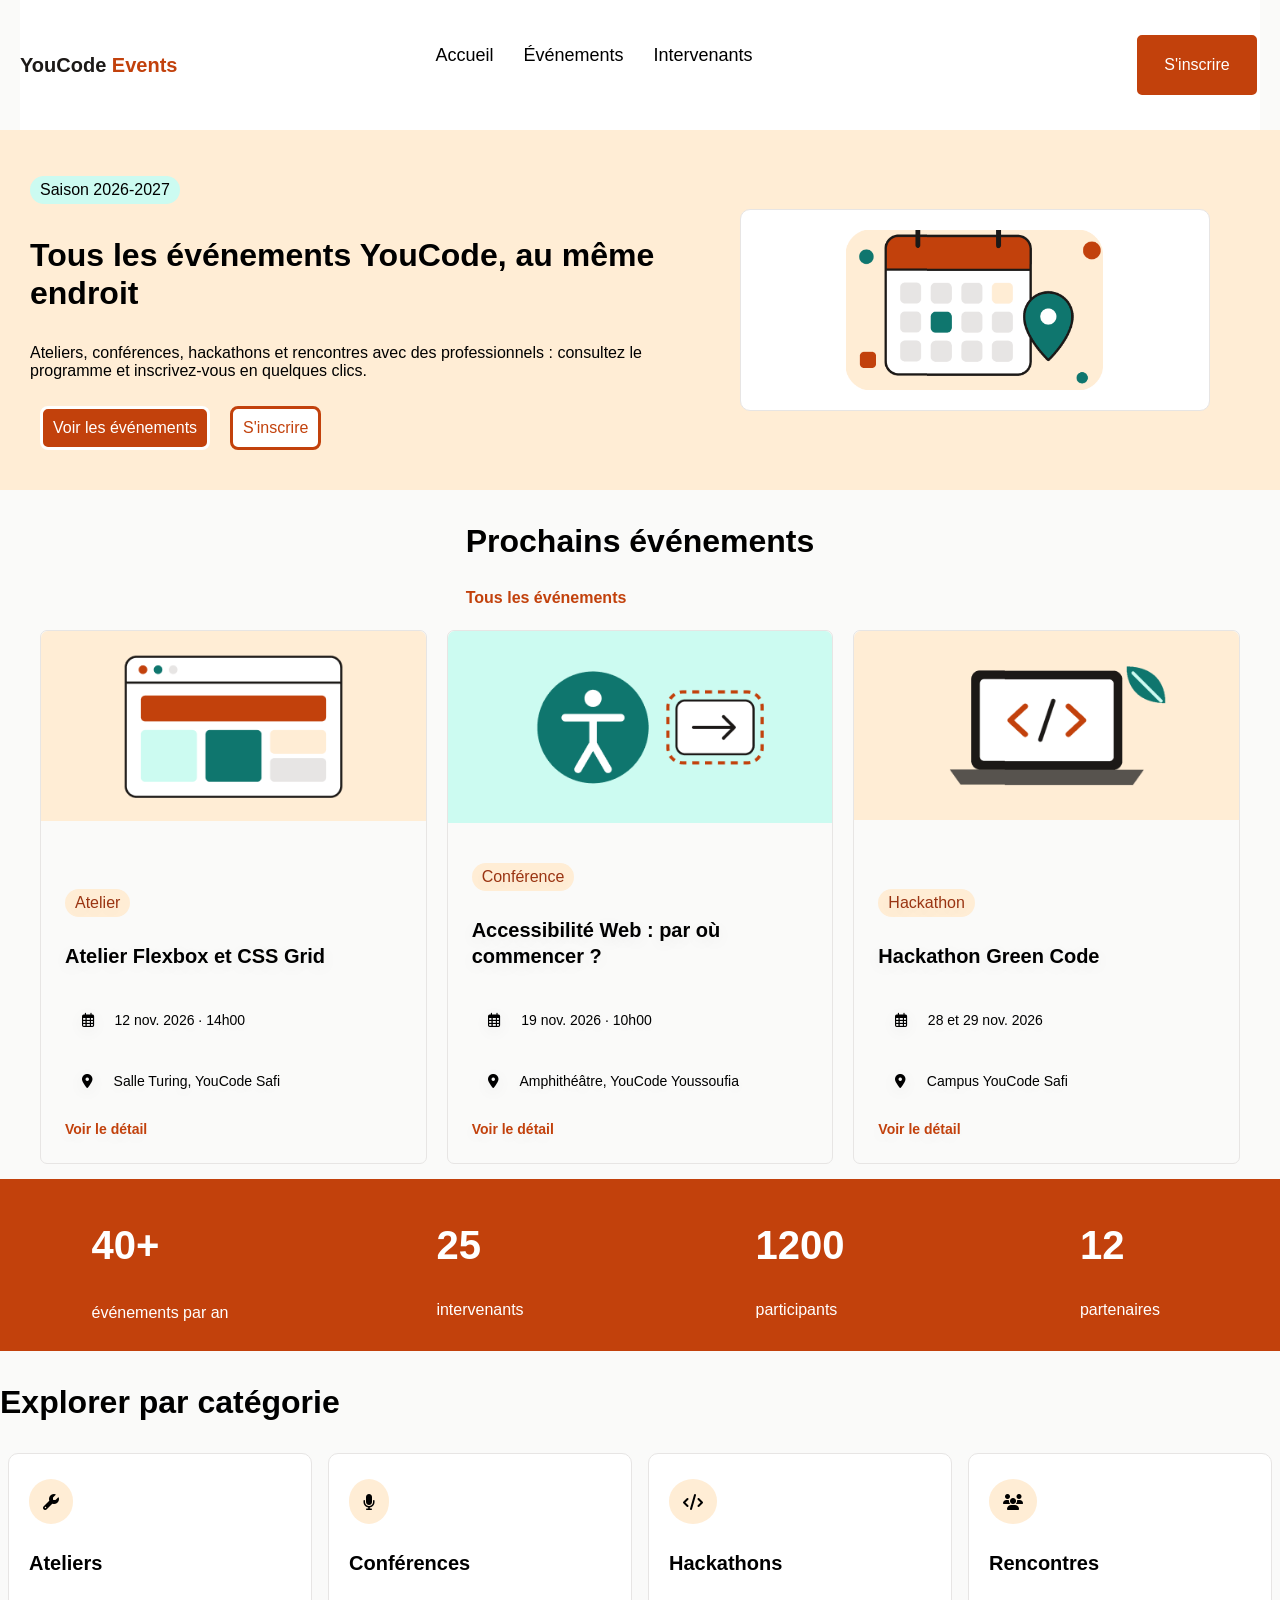
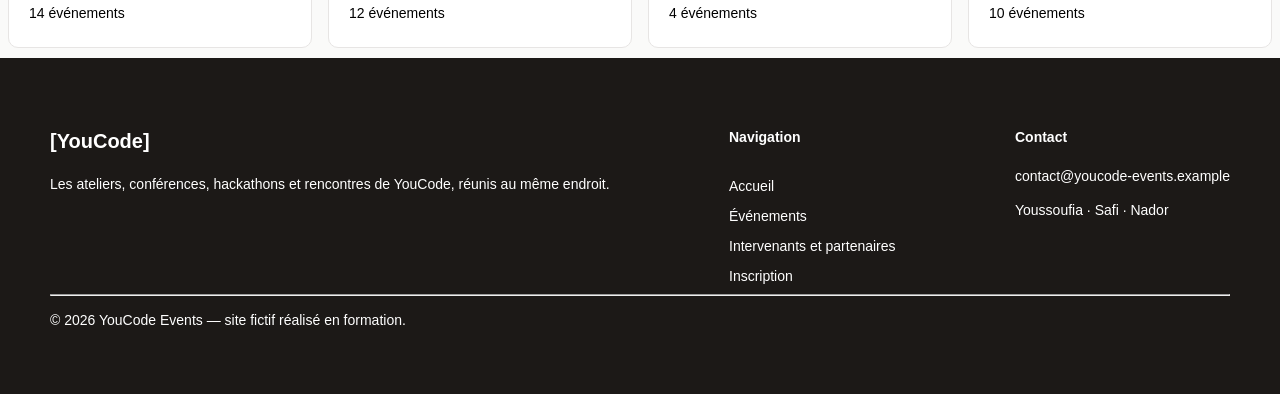
<file: index.html>
<!DOCTYPE html>
<html lang="fr">
<head>
    <meta charset="UTF-8">
    <title>Accueil</title>
    
    <link rel="stylesheet" href="https://cdnjs.cloudflare.com/ajax/libs/font-awesome/6.7.2/css/all.min.css">

    <!-- <link rel="stylesheet" href="css/style.css"> -->
    <!-- <link rel="stylesheet" href="css/nav_bar.css"> -->
    <!-- <link rel="stylesheet" href="css/index.css">
    <link rel="stylesheet" href="css/navbar.css">
    <link rel="stylesheet" href="css/footer.css">
    <link rel="stylesheet" href="css/responsive.css"> -->
    <link rel="stylesheet" href="css/import.css">

</head>
<body>

    <!-- Header & Nav -->
    <header class="bg_surface">
        <h3 class="heading_h3 text_primary">YouCode <span class="heading_h3 color_primary">Events</span></h3>

        <nav id ="nav_links">    
            <ul >
                <li><a href="index.html">Accueil</a></li>
                <li><a href="evenements.html">Événements</a></li>
                <li><a href="intervenants.html">Intervenants</a></li>
                <li class="ins_button"><a href="inscription.html" class="button_nav_respan inscrition_list_button btn button_primary text_on_dark">S'inscrire</a></li>
            </ul>
        </nav>
        <a href="inscription.html" class=" button_nav_respan btn button_primary text_on_dark">S'inscrire</a>
        <button id="menu_btn" >&#9776;</button>
    </header>

    <!-- Hero Section -->
    <section class="hero bg_primary_soft" >
        <article>
            <p class="badge badge-secondary-soft">Saison 2026-2027</p>
            <h1 class="heading_h2">Tous les événements YouCode, au même endroit</h1>
            <p class="">Ateliers, conférences, hackathons et rencontres avec des professionnels : consultez le programme et inscrivez-vous en quelques clics.</p>
            <div>
                <a href="#" class="a_style btn button_primary">Voir les événements</a>
                <a href="#" class="a_style btn button_outline">S'inscrire</a>
            </div>
            
        </article>
        <figure class="bg_surface border_default">
              <img src="assets/images/calendrier.png" alt="Campus Image">
          </figure>
    </section>

    <!-- Section: Actions (3 Cards) -->
    <section class="main-actions">
        <div>
            <h2 class="heading_h2">Prochains événements</h2>
            <a href="#" class="label_base a_style color_primary">Tous les événements </a>
        </div>
        <div class="evenements">
            <article class="card_event">
                <img src="assets/images/browser.png" alt="Event" class="img_card_event">
                <div class="content_card_event">
                    <p class="badge badge-primary-soft">Atelier</p>
                    <h4 class="heading_h3">Atelier Flexbox et CSS Grid</h4>
                    <p class="body_sm"><i class="fa-regular fa-calendar-days"></i> 12 nov. 2026 · 14h00</p>
                    <p class="body_sm"><i class="fa-solid fa-location-dot"></i> Salle Turing, YouCode Safi</p>
                    <a href="#" class="label_sm a_style color_primary">Voir le détail</a>   
                </div>
                
            </article>
            <article class="card_event">
                <img src="assets/images/accessibilité.png" alt="Event" class="img_card_event">
                <div class="content_card_event">
                    <p class="badge badge-primary-soft">Conférence</p>
                    <h4 class="heading_h3">Accessibilité Web : par où commencer ?</h4>
                    <p class="body_sm"><i class="fa-regular fa-calendar-days"></i> 19 nov. 2026 · 10h00</p>
                    <p class="body_sm"><i class="fa-solid fa-location-dot"></i> Amphithéâtre, YouCode Youssoufia</p>
                    <a href="#" class="label_sm a_style color_primary">Voir le détail</a>    
                </div>
                
            </article>
            <article class="card_event">
                <img src="assets/images/hackaton.png" alt="Event" class="img_card_event">
                <div class="content_card_event">
                    <p class="badge badge-primary-soft">Hackathon</p>
                    <h4 class="heading_h3">Hackathon Green Code</h4>
                    <p class="body_sm"><i class="fa-regular fa-calendar-days"></i> 28 et 29 nov. 2026</p>
                    <p class="body_sm"><i class="fa-solid fa-location-dot"></i> Campus YouCode Safi</p>
                    <a href="#" class="label_sm a_style color_primary">Voir le détail</a>    
                </div>
            </article>    
        </div>
        
    </section>

    <section class="stats bg_primary">
        <article class="stat">
            <h2 class="heading_h1">40+</h2>
            <p class="body-base">événements par an</p>
        </article>
        <article class="stat">
            <h2 class="heading_h1">25</h2>
            <p class="body_base">intervenants</p>
        </article>
        <article class="stat">
            <h2 class="heading_h1">1200</h2>
            <p class="body_base">participants</p>
        </article>
        <article class="stat">
            <h2 class="heading_h1">12</h2>
            <p class="body_base">partenaires</p>
        </article>
    </section>

    <section >
        <h3 class="heading_h2">Explorer par catégorie</h3>
        <div class="catégories">

            <article class="bg_surface border_default card_catégorie">
                <div class=""><i class="fa-solid fa-wrench bg_primary_soft bg_primary_soft"></i></div>
                <h4 class="heading_h3">Ateliers</h4>
                <p class="body_sm">14 événements</p>
            </article>
            <article class="bg_surface border_default card_catégorie">
                <div class=""><i class="fa-solid fa-microphone bg_primary_soft"><!-- Icon --></i></div>
                <h4 class="heading_h3">Conférences</h4>
                <p class="body_sm">12 événements</p>
            </article>
            <article class="bg_surface border_default card_catégorie">
                <div class=""><i class="fa-solid fa-code bg_primary_soft"><!-- Icon --></i></div>
                <h4 class="heading_h3">Hackathons</h4>
                <p class="body_sm">4 événements</p>
            </article>
            <article class="bg_surface border_default card_catégorie">
                <div class=""><i class="fa-solid fa-users bg_primary_soft"><!-- Icon --></i></div>
                <h4 class="heading_h3">Rencontres</h4>
                <p class="body_sm">10 événements</p>
            </article>
        </div>
        </section>

    <!-- Footer -->
    <footer class="bg_inverse text_on_dark">
        <div class="footer-content">
            <div>
                <h3 class="heading_h3">[YouCode]</h3>
                <p class="body_sm">Les ateliers, conférences, hackathons et rencontres de YouCode, réunis au même endroit.</p>
            </div>
            <div class="footer_liens">
                <h4 class="label_sm">Navigation</h4>
                <a href="index.html" class="body_sm a_style text_on_dark">Accueil</a>
                <a href="evenements.html" class="body_sm a_style text_on_dark">Événements</a>
                <a href="intervenants.html" class="body_sm a_style text_on_dark">Intervenants et partenaires</a>
                <a href="inscription.html" class="body_sm a_style text_on_dark">Inscription</a>
            </div>
            <div>
                <h4 class="label_sm">Contact</h4>
                <p class="body_sm">contact@youcode-events.example</p>
                <p class="body_sm">Youssoufia · Safi · Nador</p>
            </div>
        </div>
            <hr>
            <div>
                <p class="body_sm">© 2026 YouCode Events — site fictif réalisé en formation.</p>
            </div>
    </footer>
    <script >
        const menuBtn = document.getElementById('menu_btn');
        const navLinks = document.getElementById('nav_links');
        const link = document.getElementById('nav_links a');

        menuBtn.addEventListener('click', () => {
            navLinks.classList.toggle('active');
        });
        navLinks.forEach(link => {
            link.addEventListener('click', () => {
                navLinks.classList.remove('active');
            });
        });
    </script>
</body>
</html>
</file>
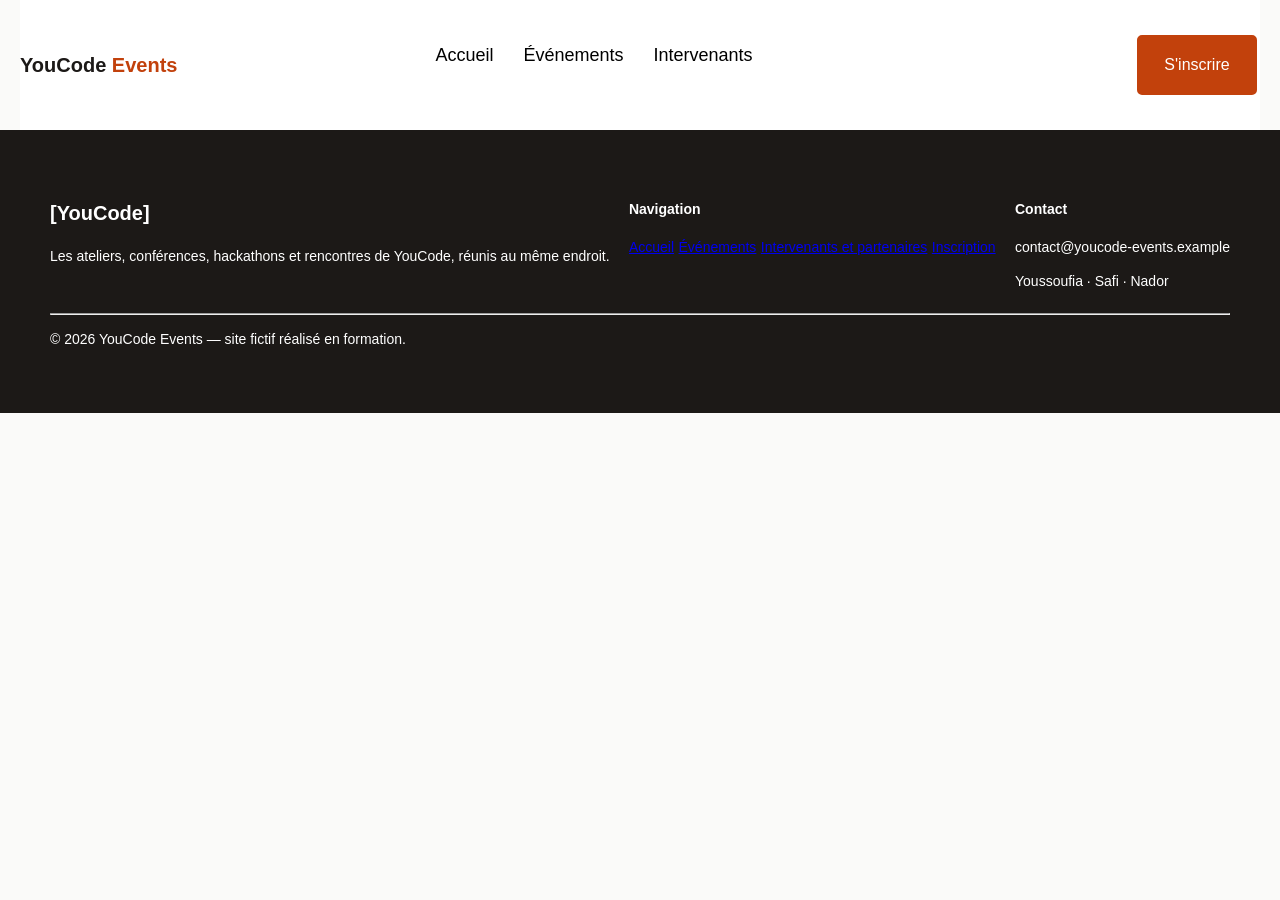
<file: evenement-detail.html>
<!DOCTYPE html>
<html lang="en">

<head>
    <meta charset="UTF-8">
    <meta name="viewport" content="width=device-width, initial-scale=1.0">
    <title>Document</title>
    <!-- <link rel="stylesheet" href="css/style.css">
    <link rel="stylesheet" href="css/footer.css"> -->
    <link rel="stylesheet" href="css/import.css">

</head>

<body>
    <header class="bg_surface">
        <h3 class="heading_h3 text_primary">YouCode <span class="heading_h3 color_primary">Events</span></h3>

        <nav id="nav_links">
            <ul>
                <li><a href="index.html">Accueil</a></li>
                <li><a href="evenements.html">Événements</a></li>
                <li><a href="intervenants.html">Intervenants</a></li>
                <li class="ins_button"><a href="inscription.html"
                        class="button_nav_respan inscrition_list_button btn button_primary text_on_dark">S'inscrire</a>
                </li>
            </ul>
        </nav>
        <a href="inscription.html" class=" button_nav_respan btn button_primary text_on_dark">S'inscrire</a>
        <button id="menu_btn">&#9776;</button>
    </header>






    <footer class="bg_inverse text_on_dark">
        <div class="footer-content">
            <div>
                <h3 class="heading_h3">[YouCode]</h3>
                <p class="body_sm">Les ateliers, conférences, hackathons et rencontres de YouCode, réunis au même
                    endroit.</p>
            </div>
            <div>
                <h4 class="label_sm ">Navigation</h4>
                <a class="body_sm" href="index.html">Accueil</a>
                <a class="body_sm" href="evenements.html">Événements</a>
                <a class="body_sm" href="intervenants.html">Intervenants et partenaires</a>
                <a class="body_sm" href="inscription.html">Inscription</a>
            </div>
            <div>
                <h4 class="label_sm ">Contact</h4>
                <p class="body_sm">contact@youcode-events.example</p>
                <p class="body_sm">Youssoufia · Safi · Nador</p>
            </div>
        </div>
        <hr>
        <div>
            <p class="body_sm">© 2026 YouCode Events — site fictif réalisé en formation.</p>
        </div>
    </footer>
</body>

</html>
</file>
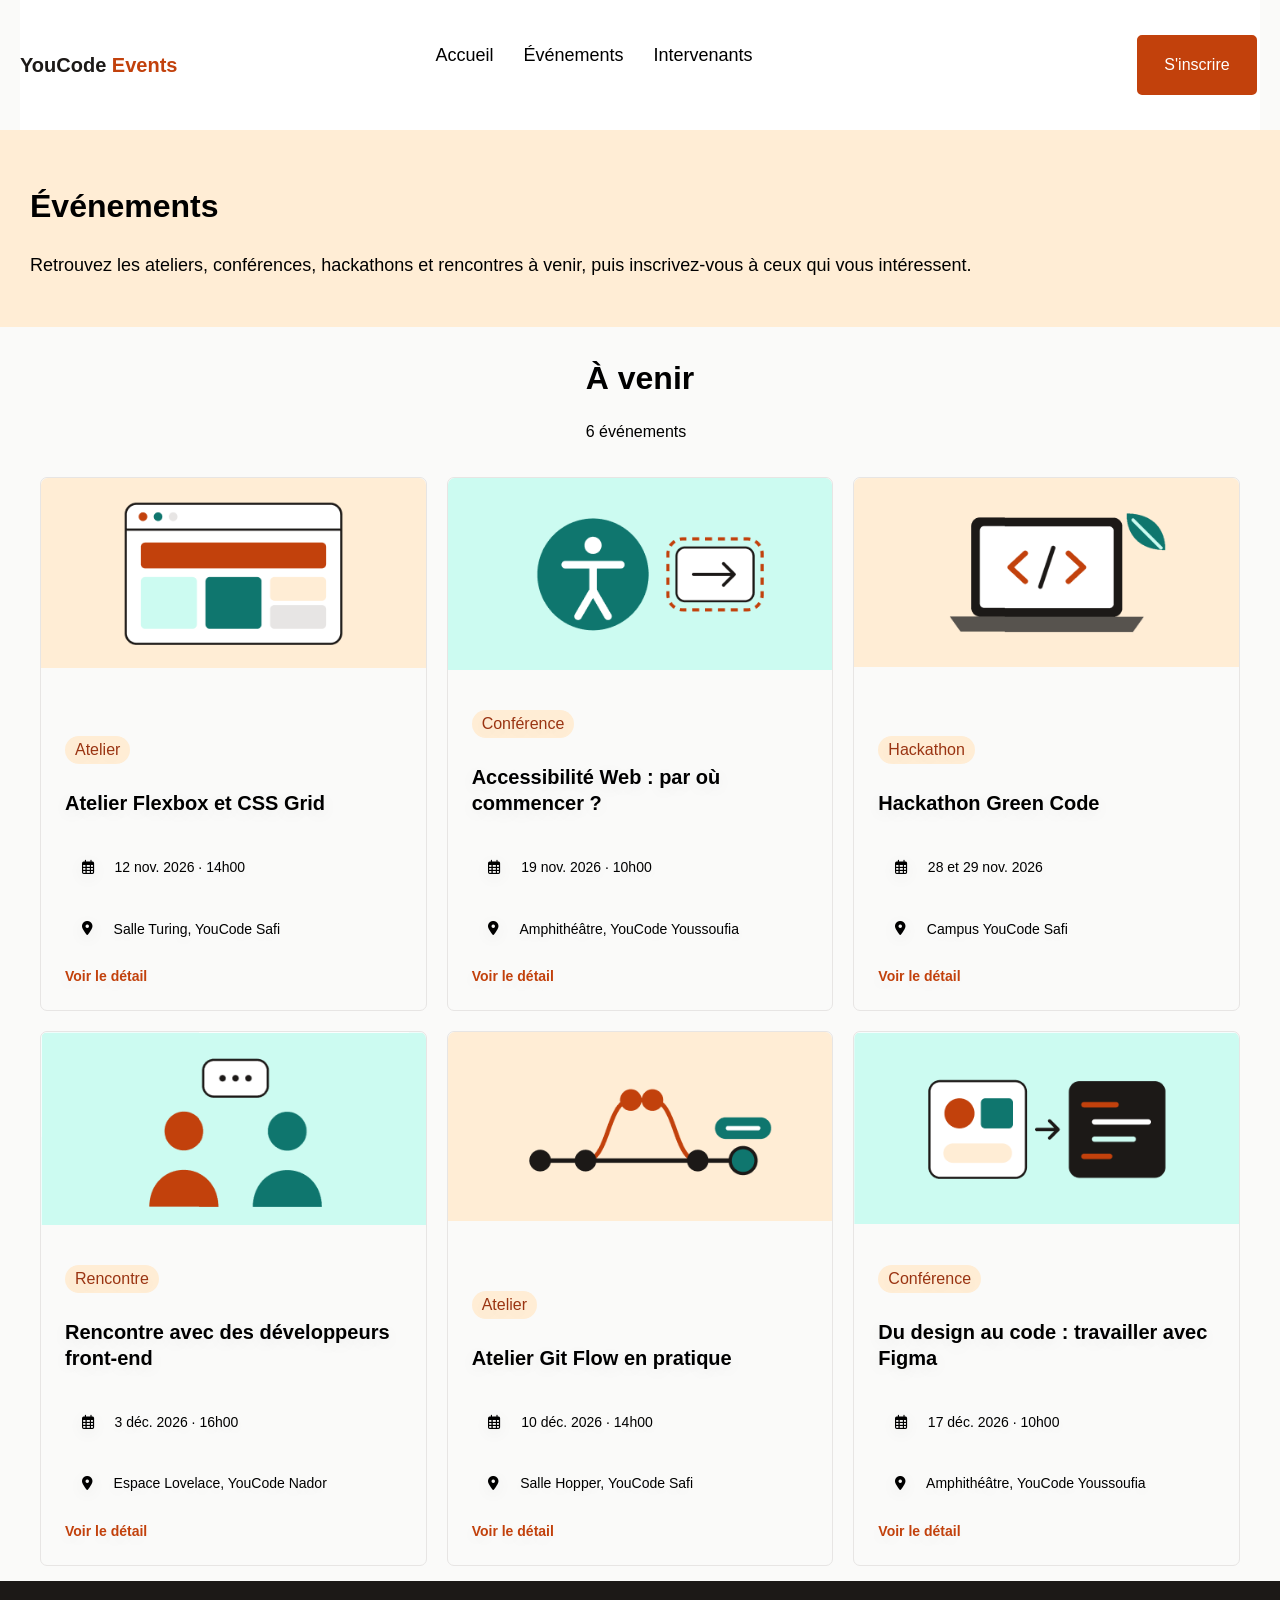
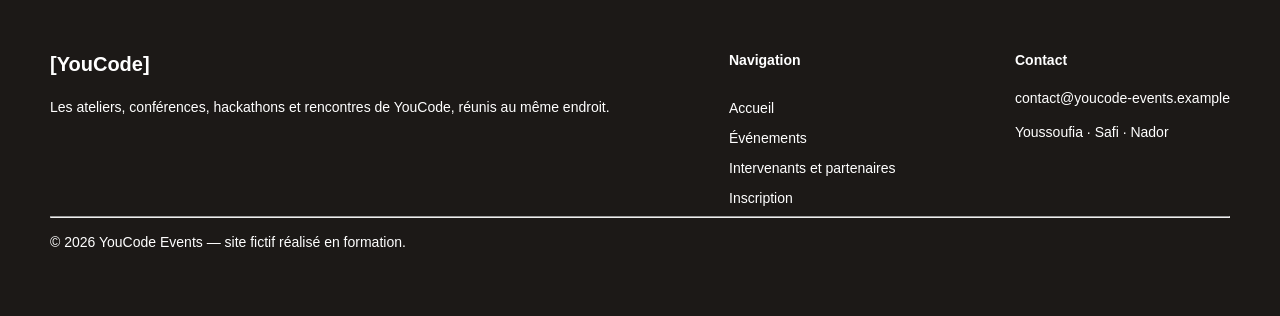
<file: evenements.html>
<!DOCTYPE html>
<html lang="fr">

<head>
    <meta charset="UTF-8">
    <title>evenements</title>
    <link rel="stylesheet" href="https://cdnjs.cloudflare.com/ajax/libs/font-awesome/6.7.2/css/all.min.css">

    <!-- <link rel="stylesheet" href="css/style.css">
    <link rel="stylesheet" href="css/footer.css">
    <link rel="stylesheet" href="css/navbar.css">
    <link rel="stylesheet" href="css/index.css">
    <link rel="stylesheet" href="css/responsive.css"> -->
    
    <link rel="stylesheet" href="css/import.css">



    
</head>

<body>

    <header class=" bg_surface">
        <h3 class="heading_h3 text_primary">YouCode <span class=" color_primary">Events</span></h3>

        <nav id ="nav_links">    
            <ul >
                <li><a href="index.html">Accueil</a></li>
                <li><a href="evenements.html">Événements</a></li>
                <li><a href="intervenants.html">Intervenants</a></li>
                <li class="ins_button"><a href="inscription.html" class="button_nav_respan inscrition_list_button btn button_primary text_on_dark">S'inscrire</a></li>
            </ul>
        </nav>
        <a href="inscription.html" class=" button_nav_respan btn button_primary text_on_dark">S'inscrire</a>
        <button id="menu_btn" >&#9776;</button>
    </header>

    <section class="hero_event_inter bg_primary_soft">
        <h2 class="heading_h2">Événements</h2>
        <p class="body_lg">Retrouvez les ateliers, conférences, hackathons et rencontres à venir, puis inscrivez-vous à ceux qui vous
            intéressent.</p>
    </section>

    <section class="main-actions">
        <div>
            <h2 class="heading_h2">À venir</h2>
            <p >6 événements</p>
        </div>
        <div class="evenements">
            <article class="card_event">
                <img src="assets/images/browser.png" alt="Event" class="img_card_event">
                <div class="content_card_event">
                    <p class="badge badge-primary-soft">Atelier</p>
                    <h4 class="heading_h3">Atelier Flexbox et CSS Grid</h4>
                    <p class="body_sm"><i class="fa-regular fa-calendar-days"></i> 12 nov. 2026 · 14h00</p>
                    <p class="body_sm"><i class="fa-solid fa-location-dot"></i> Salle Turing, YouCode Safi</p>
                    <a href="#" class="label_sm a_style color_primary">Voir le détail</a>   
                </div>
                
            </article>
            <article class="card_event">
                <img src="assets/images/accessibilité.png" alt="Event" class="img_card_event">
                <div class="content_card_event">
                    <p class="badge badge-primary-soft">Conférence</p>
                    <h4 class="heading_h3">Accessibilité Web : par où commencer ?</h4>
                    <p class="body_sm"><i class="fa-regular fa-calendar-days"></i> 19 nov. 2026 · 10h00</p>
                    <p class="body_sm"><i class="fa-solid fa-location-dot"></i> Amphithéâtre, YouCode Youssoufia</p>
                    <a href="#" class="label_sm a_style color_primary">Voir le détail</a>    
                </div>
                
            </article>
            <article class="card_event">
                <img src="assets/images/hackaton.png" alt="Event" class="img_card_event">
                <div class="content_card_event">
                    <p class="badge badge-primary-soft">Hackathon</p>
                    <h4 class="heading_h3">Hackathon Green Code</h4>
                    <p class="body_sm"><i class="fa-regular fa-calendar-days"></i> 28 et 29 nov. 2026</p>
                    <p class="body_sm"><i class="fa-solid fa-location-dot"></i> Campus YouCode Safi</p>
                    <a href="#" class="label_sm a_style color_primary">Voir le détail</a>    
                </div>
            </article>    
            <article class="card_event">
                <img src="assets/images/networking.png" alt="Event" class="img_card_event">
                <div class="content_card_event">
                    <p class="badge badge-primary-soft">Rencontre</p>
                    <h4 class="heading_h3">Rencontre avec des développeurs front-end</h4>
                    <p class="body_sm"><i class="fa-regular fa-calendar-days"></i> 3 déc. 2026 · 16h00</p>
                    <p class="body_sm"><i class="fa-solid fa-location-dot"></i> Espace Lovelace, YouCode Nador</p>
                    <a href="#" class="label_sm a_style color_primary">Voir le détail</a>    
                </div>
            </article>    
            <article class="card_event">
                <img src="assets/images/git_flow.png" alt="Event" class="img_card_event">
                <div class="content_card_event">
                    <p class="badge badge-primary-soft">Atelier</p>
                    <h4 class="heading_h3">Atelier Git Flow en pratique</h4>
                    <p class="body_sm"><i class="fa-regular fa-calendar-days"></i> 10 déc. 2026 · 14h00</p>
                    <p class="body_sm"><i class="fa-solid fa-location-dot"></i> Salle Hopper, YouCode Safi</p>
                    <a href="#" class="label_sm a_style color_primary">Voir le détail</a>    
                </div>
            </article>    
            <article class="card_event">
                <img src="assets/images/design.png" alt="Event" class="img_card_event">
                <div class="content_card_event">
                    <p class="badge badge-primary-soft">Conférence</p>
                    <h4 class="heading_h3">Du design au code : travailler avec Figma</h4>
                    <p class="body_sm"><i class="fa-regular fa-calendar-days"></i> 17 déc. 2026 · 10h00</p>
                    <p class="body_sm"><i class="fa-solid fa-location-dot"></i> Amphithéâtre, YouCode Youssoufia</p>
                    <a href="#" class="label_sm a_style color_primary">Voir le détail</a>    
                </div>
            </article>    
        </div>

    </section>

    <footer class="bg_inverse text_on_dark">
        <div class="footer-content">
            <div>
                <h3 class="heading_h3">[YouCode]</h3>
                <p class="body_sm">Les ateliers, conférences, hackathons et rencontres de YouCode, réunis au même endroit.</p>
            </div>
            <div class="footer_liens">
                <h4 class="label_sm">Navigation</h4>
                <a href="index.html" class="body_sm a_style text_on_dark">Accueil</a>
                <a href="evenements.html" class="body_sm a_style text_on_dark">Événements</a>
                <a href="intervenants.html" class="body_sm a_style text_on_dark">Intervenants et partenaires</a>
                <a href="inscription.html" class="body_sm a_style text_on_dark">Inscription</a>
            </div>
            <div>
                <h4 class="label_sm">Contact</h4>
                <p class="body_sm">contact@youcode-events.example</p>
                <p class="body_sm">Youssoufia · Safi · Nador</p>
            </div>
        </div>
            <hr>
            <div>
                <p class="body_sm">© 2026 YouCode Events — site fictif réalisé en formation.</p>
            </div>
    </footer>
    <script>
        const menuBtn = document.getElementById('menu_btn');
        const navLinks = document.getElementById('nav_links');
        const link = document.getElementById('nav_links a');

        menuBtn.addEventListener('click', () => {
            navLinks.classList.toggle('active');
        });
        navLinks.forEach(link => {
            link.addEventListener('click', () => {
                navLinks.classList.remove('active');
            });
        });
    </script>

</body>

</html>
</file>
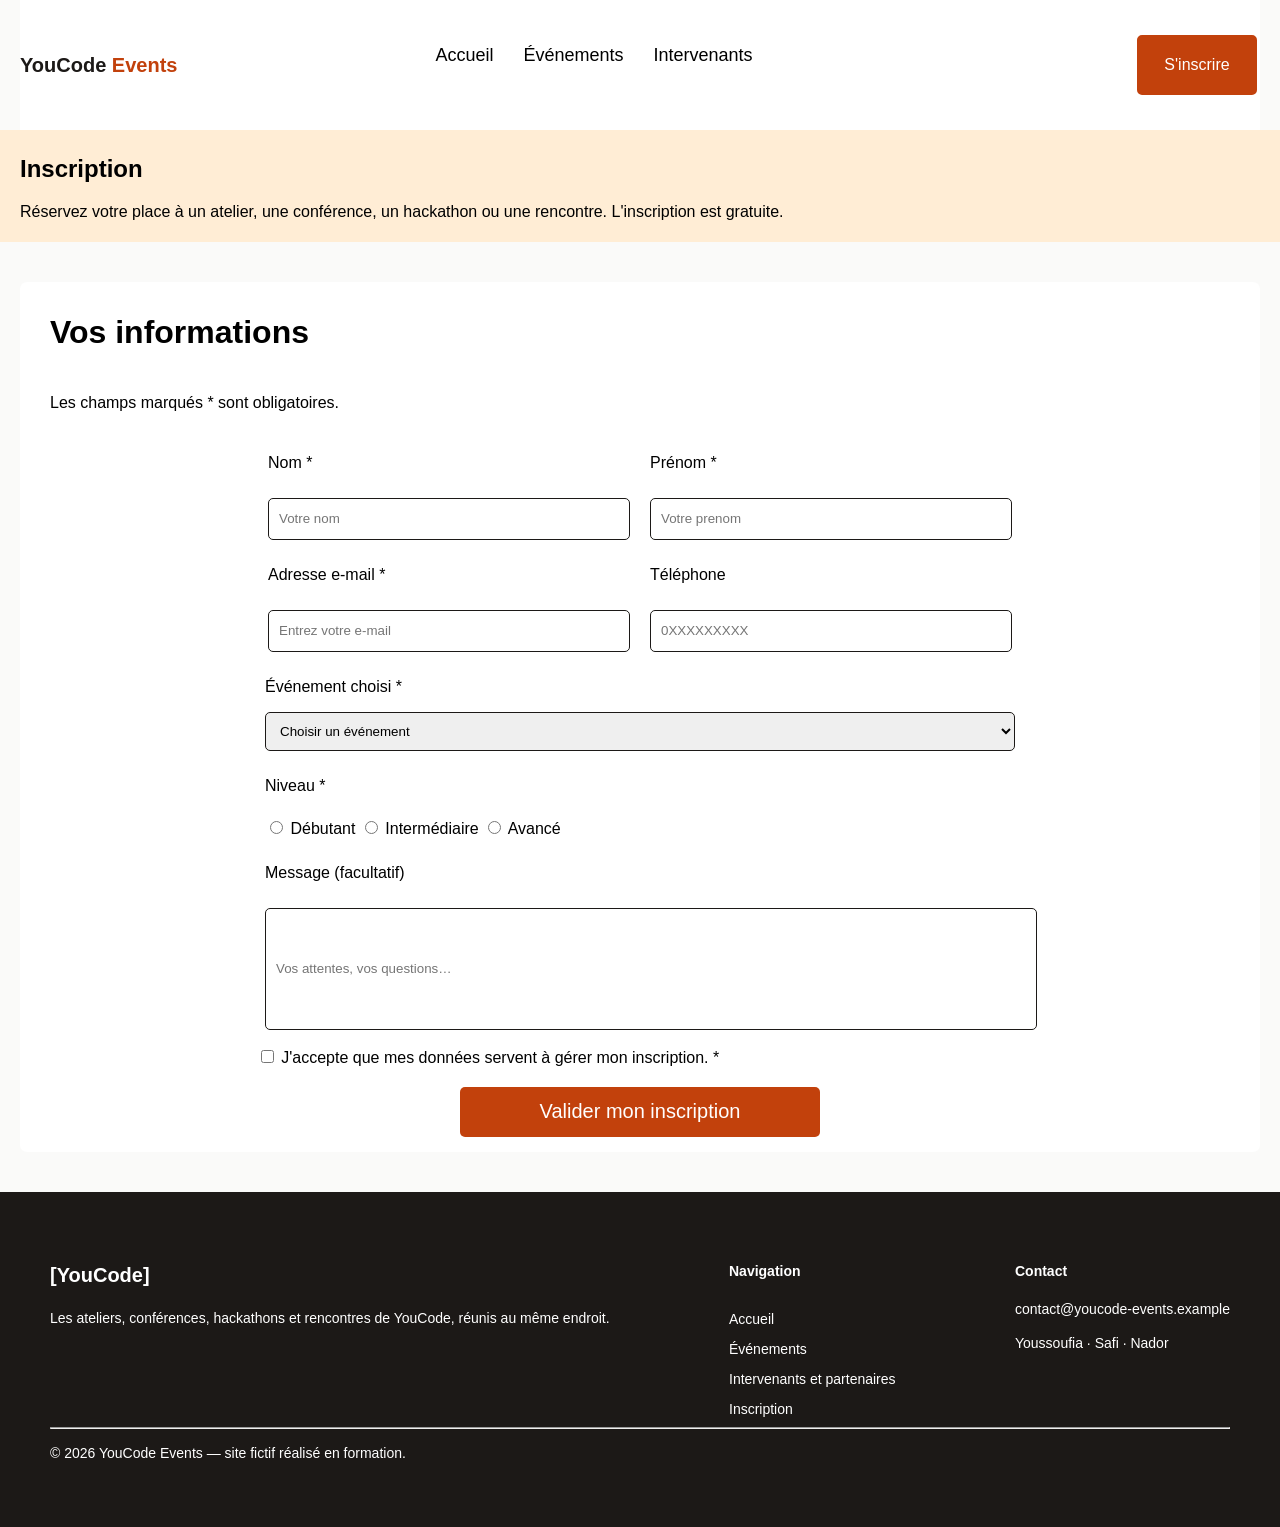
<file: inscription.html>
<!DOCTYPE html>
<html lang="fr">

<head>
    <meta charset="UTF-8">
    <title>S'inscrire</title>
    <!-- <link rel="stylesheet" href="css/style.css">
    <link rel="stylesheet" href="css/inscription.css">
    <link rel="stylesheet" href="css/footer.css">
    <link rel="stylesheet" href="css/navbar.css">
    <link rel="stylesheet" href="css/responsive.css"> -->

    <link rel="stylesheet" href="css/import.css">


</head>

<body>

    <header class="bg_surface">
        <h3 class="heading_h3 text_primary">YouCode <span class="heading_h3 color_primary">Events</span></h3>

        <nav id="nav_links">
            <ul>
                <li><a href="index.html">Accueil</a></li>
                <li><a href="evenements.html">Événements</a></li>
                <li><a href="intervenants.html">Intervenants</a></li>
                <li class="ins_button"><a href="inscription.html"
                        class="button_nav_respan inscrition_list_button btn button_primary text_on_dark">S'inscrire</a>
                </li>
            </ul>
        </nav>
        <a href="inscription.html" class=" button_nav_respan btn button_primary text_on_dark">S'inscrire</a>
        <button id="menu_btn">&#9776;</button>
    </header>

    <section class="main_insci bg_primary_soft">
        <h2>Inscription</h2>
        <p>Réservez votre place à un atelier, une conférence, un hackathon ou une rencontre. L'inscription est gratuite.
        </p>
    </section>
    <section class="info_insc">
        <div class="form-titale">
            <h2 class="heading_h2">Vos informations</h2>
            <p class="body-sm">Les champs marqués * sont obligatoires.</p>
        </div>
        <section class="main-actions">
            <div class="form-group">
                <div>
                    <p class="label-sm">Nom *</p>
                    <input type="text" placeholder="Votre nom">
                </div>
                <div>
                    <p class="label-sm">Prénom *</p>
                    <input type="text" placeholder="Votre prenom"> <br>
                </div>
            </div>
            <div class="form-group">
                <div>
                    <p class="label-sm">Adresse e-mail *</p>
                    <input type="text" placeholder="Entrez votre e-mail">
                </div>
                <div>
                    <p class="label-sm">Téléphone</p>
                    <input type="text" placeholder="0XXXXXXXXX"><br>
                </div>
            </div>
            <div class="checkbox">
                <p>Événement choisi *</p>
                <select name="">
                    <option value="">Choisir un événement</option>
                    <option value="">Choisir un événement</option>
                    <option value="">Choisir un événement</option>
                    <option value="">Choisir un événement</option>
                </select>
            </div>
            <div class="Niveau">
                <p>Niveau *</p>
                <article>
                    <label for="">
                        <input type="radio" name="Niveau">
                        <span>Débutant</span>
                    </label>
                    <label for="">
                        <input type="radio" name="Niveau">
                        <span>Intermédiaire</span>
                    </label>
                    <label for="">
                        <input type="radio" name="Niveau">
                        <span>Avancé</span>
                    </label>
                </article>
            </div>
            <div class="Message">
                <p>Message (facultatif)</p>
                <input type="text" placeholder="Vos attentes, vos questions…">
            </div>

            <label class="check_mark" for="">
                <input type="checkbox" placeholder="Enter your name">
                <span>J'accepte que mes données servent à gérer mon inscription. *</span>
            </label>
            <button type="submit">Valider mon inscription</button>
        </section>
    </section>

    <footer class="bg_inverse text_on_dark">
        <div class="footer-content">
            <div>
                <h3 class="heading_h3">[YouCode]</h3>
                <p class="body_sm">Les ateliers, conférences, hackathons et rencontres de YouCode, réunis au même
                    endroit.</p>
            </div>
            <div class="footer_liens">
                <h4 class="label_sm">Navigation</h4>
                <a href="index.html" class="body_sm a_style text_on_dark">Accueil</a>
                <a href="evenements.html" class="body_sm a_style text_on_dark">Événements</a>
                <a href="intervenants.html" class="body_sm a_style text_on_dark">Intervenants et partenaires</a>
                <a href="inscription.html" class="body_sm a_style text_on_dark">Inscription</a>
            </div>
            <div>
                <h4 class="label_sm">Contact</h4>
                <p class="body_sm">contact@youcode-events.example</p>
                <p class="body_sm">Youssoufia · Safi · Nador</p>
            </div>
        </div>
        <hr>
        <div>
            <p class="body_sm">© 2026 YouCode Events — site fictif réalisé en formation.</p>
        </div>
    </footer>
    <script>
        const menuBtn = document.getElementById('menu_btn');
        const navLinks = document.getElementById('nav_links');
        const link = document.getElementById('nav_links a');

        menuBtn.addEventListener('click', () => {
            navLinks.classList.toggle('active');
        });
        navLinks.forEach(link => {
            link.addEventListener('click', () => {
                navLinks.classList.remove('active');
            });
        });
    </script>

</body>

</html>
</file>
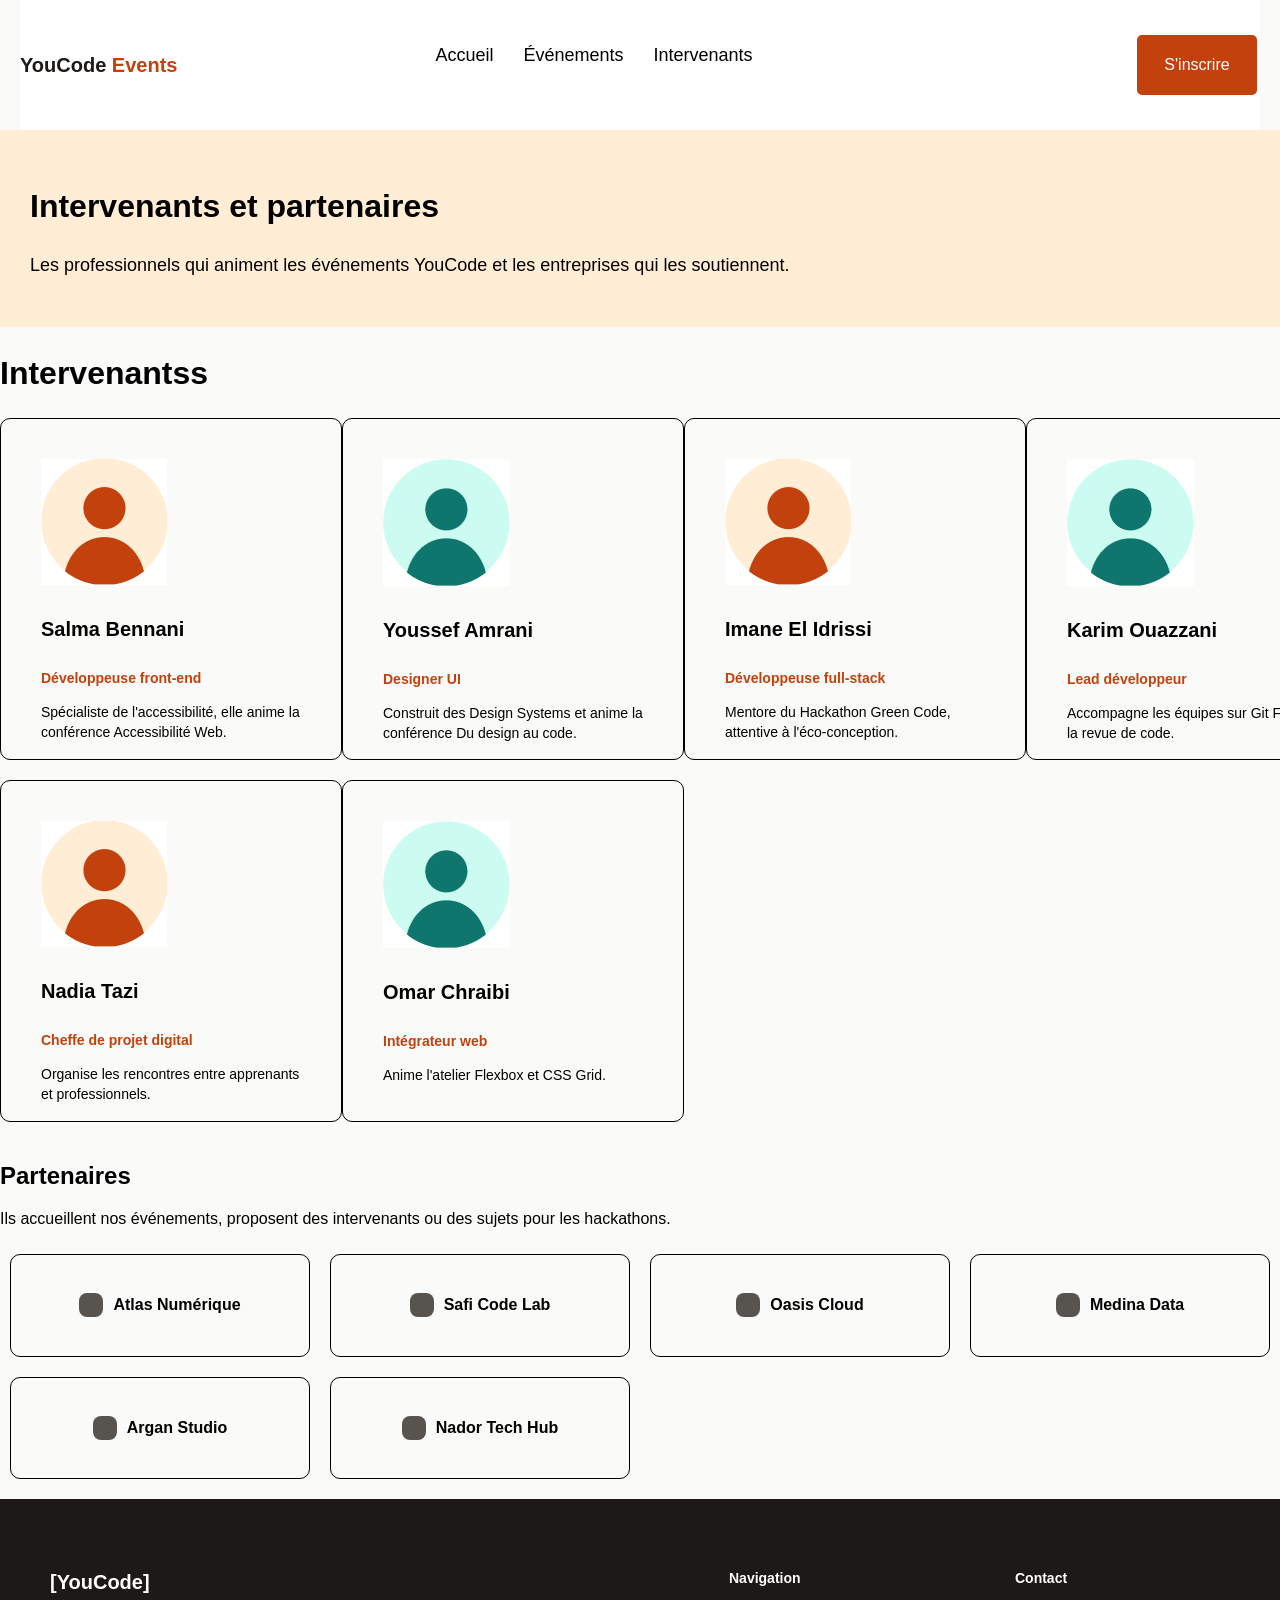
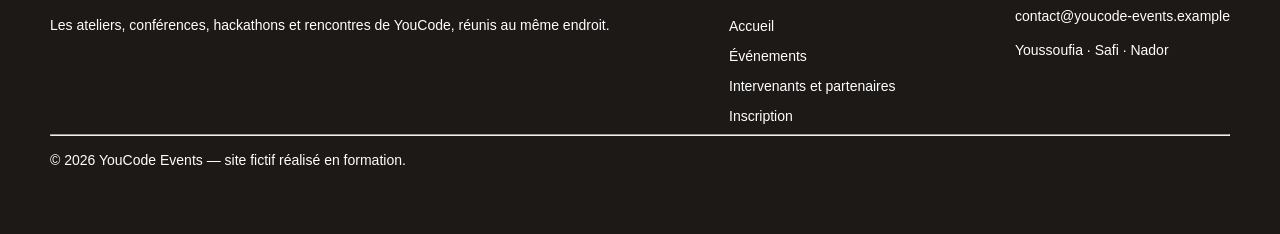
<file: intervenants.html>
<!DOCTYPE html>
<html lang="fr">
<head>
    <meta charset="UTF-8">
    <meta name="viewport" content="width=device-width, initial-scale=1.0">
    <title>intervenants</title>
    <link rel="stylesheet" href="https://cdnjs.cloudflare.com/ajax/libs/font-awesome/6.7.2/css/all.min.css">
    
    <!-- <link rel="stylesheet" href="css/style.css">
    <link rel="stylesheet" href="css/intervenants.css">
    <link rel="stylesheet" href="css/footer.css">
    <link rel="stylesheet" href="css/navbar.css">
    <link rel="stylesheet" href="css/responsive.css"> -->
    <link rel="stylesheet" href="css/import.css">




</head>
<body>

    <header class="bg_surface">
        <h3 class="heading_h3 text_primary">YouCode <span class="heading_h3 color_primary">Events</span></h3>

        <nav id ="nav_links">    
            <ul >
                <li><a href="index.html">Accueil</a></li>
                <li><a href="evenements.html">Événements</a></li>
                <li><a href="intervenants.html">Intervenants</a></li>
                <li class="ins_button"><a href="inscription.html" class="button_nav_respan inscrition_list_button btn button_primary text_on_dark">S'inscrire</a></li>
            </ul>
        </nav>
        <a href="inscription.html" class=" button_nav_respan btn button_primary text_on_dark">S'inscrire</a>
        <button id="menu_btn" >&#9776;</button>
    </header>

    <section class="hero_event_inter bg_primary_soft">
            <h2 class="heading_h2">Intervenants et partenaires</h2>
            <p class="body_lg">Les professionnels qui animent les événements YouCode et les entreprises qui les soutiennent.</p>
    </section>

    <section >
        <h2 class="heading_h2">Intervenantss</h2>
        <div class="intervenants">
            <article class="card_intervenant">
                <img src="assets/images/intervenante.png" alt="Event">
                <h4 class="heading_h3">Salma Bennani</h4>
                <p class="label_sm color_primary">Développeuse front-end</p>
                <p class="body_sm">Spécialiste de l'accessibilité, elle anime la conférence Accessibilité Web.</p>
            </article>
            <article class="card_intervenant">
                <img src="assets/images/intervenant.png" alt="Event">
                <h4 class="heading_h3">Youssef Amrani</h4>
                <p class="label_sm color_primary">Designer UI</p>
                <p class="body_sm">Construit des Design Systems et anime la conférence Du design au code.</p>
            </article>
            <article class="card_intervenant">
                <img src="assets/images/intervenante.png" alt="Event">
                <h4 class="heading_h3">Imane El Idrissi</h4>
                <p class="label_sm color_primary">Développeuse full-stack</p>
                <p class="body_sm">Mentore du Hackathon Green Code, attentive à l'éco-conception.</p>
            </article>
            <article class="card_intervenant">
                <img src="assets/images/intervenant.png" alt="Event">
                <h4 class="heading_h3">Karim Ouazzani</h4>
                <p class="label_sm color_primary">Lead développeur</p>
                <p class="body_sm">Accompagne les équipes sur Git Flow et la revue de code.</p>
            </article>
            <article class="card_intervenant">
                <img src="assets/images/intervenante.png" alt="Event">
                <h4 class="heading_h3">Nadia Tazi</h4>
                <p class="label_sm color_primary">Cheffe de projet digital</p>
                <p class="body_sm">Organise les rencontres entre apprenants et professionnels.</p>
            </article>
            <article class="card_intervenant">
                <img src="assets/images/intervenant.png" alt="Event">
                <h4 class="heading_h3">Omar Chraibi</h4>
                <p class="label_sm color_primary">Intégrateur web</p>
                <p class="body_sm">Anime l'atelier Flexbox et CSS Grid.</p>
            </article>
        </div>
    </section>
        
    <section>
        <h2>Partenaires</h2>
        <p>Ils accueillent nos événements, proposent des intervenants ou des sujets pour les hackathons.</p>
        <div class="partenaires"> 
            <article class="partenaire">
               <div class="logo_partenaire"></div>
                <h4>Atlas Numérique</h4>
            </article>
            <article class="partenaire">
                <div class="logo_partenaire"></div>
                <h4>Safi Code Lab</h4>
            </article>
            <article class="partenaire">
                <div class="logo_partenaire"></div>
                <h4>Oasis Cloud</h4>
            </article>
            <article class="partenaire">
                <div class="logo_partenaire"></div>
                <h4>Medina Data</h4>
            </article>
            <article class="partenaire">
                <div class="logo_partenaire"></div>
                <h4>Argan Studio</h4>
            </article>
            <article class="partenaire">
                <div class="logo_partenaire"></div>
                <h4>Nador Tech Hub</h4>
            </article>
        </div>
    </section>

    <!-- Footer -->
    <footer class="bg_inverse text_on_dark">
        <div class="footer-content">
            <div>
                <h3 class="heading_h3">[YouCode]</h3>
                <p class="body_sm">Les ateliers, conférences, hackathons et rencontres de YouCode, réunis au même endroit.</p>
            </div>
            <div class="footer_liens">
                <h4 class="label_sm">Navigation</h4>
                <a href="index.html" class="body_sm a_style text_on_dark">Accueil</a>
                <a href="evenements.html" class="body_sm a_style text_on_dark">Événements</a>
                <a href="intervenants.html" class="body_sm a_style text_on_dark">Intervenants et partenaires</a>
                <a href="inscription.html" class="body_sm a_style text_on_dark">Inscription</a>
            </div>
            <div>
                <h4 class="label_sm">Contact</h4>
                <p class="body_sm">contact@youcode-events.example</p>
                <p class="body_sm">Youssoufia · Safi · Nador</p>
            </div>
        </div>
            <hr>
            <div>
                <p class="body_sm">© 2026 YouCode Events — site fictif réalisé en formation.</p>
            </div>
    </footer>
    <script >
        const menuBtn = document.getElementById('menu_btn');
        const navLinks = document.getElementById('nav_links');
        const link = document.getElementById('nav_links a');

        menuBtn.addEventListener('click', () => {
            navLinks.classList.toggle('active');
        });
        navLinks.forEach(link => {
            link.addEventListener('click', () => {
                navLinks.classList.remove('active');
            });
        });
    </script>

</body>
</html>
</file>
<file: css/style.css>
:root{
--bg-page : #FAFAF9;
--bg-surface :#FFFFFF;
--bg-muted : #F5F5F4 ;
--bg-inverse : #1C1917 ;
--primary : #C2410C ;
--primary-hover : #9A3412 ;
--primary-soft : #FFEDD5 ;
--secodary : #0F766E;
--secondary-soft : #CCFBF1;
--text-primary : #1C1917;
--text-secondary : #57534E;
--text-on-dark : #FFFFFF;
--border-default : #E7E5E4;
--border-input : #78716C;
--success : #15803D;
--error : #B91C1C;
}
body{
    margin:0px;
    padding:0px;
    background-color: var(--bg-page);
    font-family: "DM Sans", sans-serif;
}

.border_default{
  border: 1px solid var(--border-default);
}

.border_input{
  border: 1px solid var(--border-input);
}

.text_primary{color : #1C1917}
.text_secondary { color : #57534E}
.text_on_dark{ color : #FFFFFF}
.color_primary{color : var(--primary);}



.bg_page {background-color : var(--bg-page);}
.bg_surface {background-color : var(--bg-surface);}
.bg_muted {background-color : var(--bg-muted);}
.bg_inverse { background-color : var(--bg-inverse);}
.bg_primary_soft { background-color : var(--primary-soft);}
.bg_secondary_soft { background-color : var(--secondary-soft);}
.bg_primary{ background-color: var(--primary)}



.button_primary{
  background-color : var(--primary) ;
  color : var(--text-on-dark);
}
.btn{
padding:10px;
border-radius : 8px;
border : 3px solid ;
}
.button_outline  {
background : var(--bg-surface);
border-color : var(--primary);
color: var(--primary);
}


.badge{
border-radius: 999px;
padding: 5px 10px; 
width: fit-content;
}

.badge-primary-soft{
background-color : var(--primary-soft);
color : var(--primary-hover);
}
.badge-secondary-soft{
background-color : var(--secondary-soft);
color : var(--secondary);
}




.heading_h1 {
  font-family: "Bricolage Grotesque", sans-serif;
  font-weight: 700;
  font-size: 40px;
  line-height: 46px;
}



/* heading/h2 */
.heading_h2 {
  font-family: "Bricolage Grotesque", sans-serif;
  font-weight: 700;
  font-size: 32px;
  line-height: 38px;
}

/* heading/h3 */
.heading_h3 {
  font-family: "Bricolage Grotesque", sans-serif;
  font-weight: 600;
  font-size: 20px;
  line-height: 26px;
}

/* body/lg */
.body_lg {
  font-family: "DM Sans", sans-serif;
  font-weight: 400;
  font-size: 18px;
  line-height: 28px;
}

/* body/base */
.body-base {
  font-family: "DM Sans", sans-serif;
  font-weight: 400;
  font-size: 16px;
  line-height: 24px;
}

/* body/sm */
.body_sm {
  font-family: "DM Sans", sans-serif;
  font-weight: 400;
  font-size: 14px;
  line-height: 20px;
}

/* label/base */
.label_base {
  font-family: "DM Sans", sans-serif;
  font-weight: 600;
  font-size: 16px;
  line-height: 24px;
}

/* label/sm */
.label_sm {
  font-family: "DM Sans", sans-serif;
  font-weight: 600;
  font-size: 14px;
  line-height: 20px;
}




input{
      margin-top: 10px;
      padding: 10px;
      border-color: #78716C
}

input:valide{
	border-color : var(--success);
}
input:invalid{
	border-color : var(--danger);
}

input:focus{
	border-color : var(--secondary);
}



.card_event{
  display: flex;
  flex-direction: column;
  justify-content: space-between;
	border : 1px solid var(--border-default);
	border-radius : 7px;
  /* width: 343px; */
	text-shadow : 0px 4px 16px #1C191714;
}

.content_card_event{
	padding : 24px;
}

.img_card_event{
      width: 100%;
      border-top-right-radius: 7px;
      border-top-left-radius: 7px;
}



.card_catégorie{
      height: 168px;
      width: 282px;
      border-radius: 10px;
      text-align: center;
      padding-top: 25px;
      text-align:start;
      padding-left: 20px;
      margin-bottom:  10px ;
}


.stat{
  background-color : var(--primary);
  color : var(--text-on-dark);
  padding : 10px;
}



.card_intervenant{
      border: 1px solid black;
      padding: 40px;
      margin-bottom: 20px;
      border-radius: 10px;
      width: 260px;
      height: 260px;
    }


    .logo_partenaire{
      background-color: var(--text-secondary);
      height: 24px;
      width: 24px;
      border-radius: 8px;
    }
    .p_partenaire{margin:0px}
    

    
select{
padding : 10px;
}


.a_style{
  text-decoration: none;
} 

.hero {
    padding:30px;
}
</file>
<file: css/index.css>
.hero{
  display: flex;
  flex-direction: column; 
  justify-content: space-between;
  align-items: center;
  padding: 5%;
  
}
/* body{
  padding: 0;
  margin: 0;

} */
.hero figure{
  display: flex;
  padding: 20px;
  justify-content: center;
  border-radius: 10px;
  width: 50%;
}
.hero figure img{
  width: 60%;
}
.hero article div{
  display: flex;
  flex-direction: column;
  text-align: center;
} 
.hero article div a {
  margin: 10px;
}
.main-actions{
  padding: 50px;
  display: grid;
  grid-template-columns: 1fr;
}
.evenements{
  display: grid;
  grid-template-columns: 1fr;
  justify-items: center;
}
.card_event{
   margin: 10px;
}
.stats{
  display: grid;
  grid-template-columns: 1fr 1fr;
  grid-template-rows: 1fr 1fr;
  justify-items: center;
}
.catégories{
   display: grid;
  grid-template-columns: 1fr;
  justify-items: center;
}

i{
  border-radius: 100%;
  padding: 5%;
}
</file>
<file: css/navbar.css>
header{
    margin-left: 20px ;
    margin-right: 20px ;
    display: flex;
    justify-content: space-between;
    align-items: center;
    position: relative;

}
#menu_btn{
    display: block;
    background-color: transparent;
    border: none;
    font-size: 25px;
    cursor: pointer;
}
.button_nav_respan{
    display: none;
}
.button_nav_respan:hover{
        background-color: var(--primary-hover);
}

.inscrition_list_button{
    display: block;
}
#nav_links{
    display: none;
    position: absolute;
    top: 100%;
    left: 0;
    flex-direction: column;
    background-color: var(--surface);
}
#nav_links ul li a{
    /* display: block; */
    text-decoration: none;
    display: flex;
    align-items: center;
    justify-content: center;
    margin: 0px;
    padding: 10px;
    border-radius: 5px;
    color: var(--on-surface);
    font-weight: 500;
    font-size: 30px;
    border: 2px solid var(--bg-inverse);
    height: 100px;
}

#nav_links ul{
    display: flex;
    list-style: none;
    flex-direction: column;
    margin: 0px;
    padding: 10px;
    background-color: var(--primary-soft);
}
.ins_button{
    display: flex;
    justify-content: center;
}
#nav_links ul .inscrition_list_button{
    display: flex;
    justify-content: center;
    /* align-items: center; */
    border: none;
    color: var(--text-on-dark);
    margin: 10px;
    width: 30%;
}
#nav_links ul .inscrition_list_button:hover{
    color: var(--text-on-dark);
}


#nav_links ul li a:hover{
    color: var(--primary);
}
#nav_links.active{
    display: flex;
    position: absolute;
    top: 100%;
    flex-direction: column;
    width: 100%;
    background-color: var(--surface);
}
nav ul li button{
    display: block;
    text-decoration: none;
    align-items: center;
    justify-content: center;
    justify-self: center;
    margin-top: 10px;
    font-size: 30px;
    height: 100px;
    cursor: pointer;
}
nav ul li button:hover{
    color: var(--primary-soft-hover);
    background-color: var(--primary-hover);
}
</file>
<file: css/footer.css>
footer{
  padding: 50px;
}
.footer-content{
  display: flex;
  flex-direction: column;
  justify-content: space-between;
}
.footer_liens{
  gap: 10px;
  display: flex;
  flex-direction: column;
}
</file>
<file: css/responsive.css>
@media (min-width : 768px) {
    .form-group {
        display: flex;
        justify-content: center;
    }

    .checkbox select {
        width: 750px;

    }

    .Niveau {
        display: flex;
        flex-direction: column;
        max-width: 750px;
        width: 750px;
    }

    .Niveau article {
        /* width: 750px; */

    }

    .Message {
        max-width: 750px;

    }

    .Message input {
        width: 750px;
        /* max-width: 750px; */
    }

    .check_mark {
        max-width: 750px;
    }

    .check_mark input {
        margin-left: -300px;
    }

    /* .main-actions button{
        width: 360px;
        
    } */
    .info_insc {
        display: grid;
        grid-template-columns: 1fr;
        background-color: #FFFFFF;
        margin: 40px 20px;
        border-radius: 7px;
    }




    #menu_btn {
        display: none;
    }

    .inscrition_list_button {
        display: none;
    }

    .button_nav_respan {
        display: flex;
        width: 100px;
        height: 40px;
        justify-content: center;
        align-items: center;
        text-decoration: none;
    }

    .button_nav_respan:hover {
        background-color: var(--primary-hover);
    }


    #nav_links {
        display: flex;
        justify-content: space-between;
        align-items: center;
        position: static;
        background-color: transparent;
        gap: 20px;

    }

    #nav_links ul {
        background-color: transparent;
        display: flex;
        flex-direction: row;
        list-style: none;
        gap: 10px;
        padding: 0;
        margin: 0;
    }

    #nav_links ul li a {
        font-size: 18px;
        color: var(--on-surface);
        background-color: transparent;
        text-decoration: none;
        padding: 5px 10px;
        border: none;
    }



    .hero>article>div {
        flex-direction: row;
    }

    .evenements {
        display: grid;
        grid-template-columns: 1fr 1fr;
        justify-items: center;
    }

    .stats {
        grid-template-columns: repeat(4, 1fr);
        grid-template-rows: 1fr;
    }

    .catégories {
        display: grid;
        grid-template-columns: 1fr 1fr;
    }

    .footer-content {
        flex-direction: row;
    }

}

@media (min-width: 1024px) {
    .hero {
        flex-direction: row;
    }
    .hero_event_inter{
        flex-direction: column;
        padding:30px;
    }

    .evenements {
        display: grid;
        grid-template-columns: 1fr 1fr 1fr;
        justify-items: center;
    }

    .catégories {
        display: grid;
        grid-template-columns: repeat(4, 1fr);
    }

    footer>div {
        flex-direction: row;
    }
    .intervenants{
        grid-template-columns: repeat(4,1fr);
    }
    .partenaires{
        grid-template-columns: repeat(4,1fr);
    }


}
</file>
<file: css/import.css>
@import url("style.css");
@import url("navbar.css");
@import url("footer.css");
@import url("index.css");
@import url("inscription.css");
@import url("intervenants.css");
@import url("responsive.css");
</file>
<file: css/inscription.css>
/* body {
    margin: 0px;
    padding: 0px;
} */

.main_insci {
    padding: 5px 20px;
}

.main-actions {
    padding: 5px 30px;
    display: flex;
    flex-direction: column;
    width: 1fr;
    justify-content: center;
    align-items: center;
    gap: 10px;
}

.form-titale {
    padding: 5px 30px;
    display: flex;
    flex-direction: column;

}

.form-group {
    gap: 20px;
}

.form-group div input {
    border-radius: 5px;
    border: 1px solid var(--text-primary);
    width: 340px;
    height: 20px;
}

.main-actions select {
    display: block;
    border-radius: 5px;
    width: 360px;
    border: 1px solid var(--text-primary);
}

.Niveau {
    width: 100%;
    max-width: 360px;
}

.Niveau section {
    display: flex;
    flex-direction: column;

}

.Message {
    max-width: 360px;

}

.Message input {
    border-radius: 5px;
    border: 1px solid var(--text-primary);
    width: 360px;
    height: 100px;
}

.checkbox select {
    width: 360px;
}

.check_mark {
    max-width: 360px;
}

.info_insc {
    display: grid;
    grid-template-columns: 1fr;
    background-color: #FFFFFF;
    margin: 40px 20px;
    border-radius: 7px;
}

.main-actions button {
    margin-top: 10px;
    margin-bottom: 10px;
    border: none;
    width: 360px;
    height: 50px;
    color: #FFFFFF;
    border-radius: 5px;
    background-color: var(--primary);
    font-size: 20px;
}

.main-actions button:hover {
    background-color: var(--primary-hover);
}
</file>
<file: css/intervenants.css>
.hero {
    padding:30px;
}

.partenaires{
    display: grid;
    grid-template-columns: 1fr 1fr;
    margin-bottom: 10px ;
}
.partenaire{
      border: 1px solid black;
      border-radius: 10px;
      padding: 20px;
      margin: 10px;
      display: flex;
      justify-content: center;
      align-items: center;
      gap: 10px;
    }
.partenaires{
    display: grid;
    grid-template-columns: 1fr 1fr;
}
.intervenants{
    display: grid;
    grid-template-columns: 1fr;
    justify-items: center;
    /* background-color: blue; */
}
</file>
